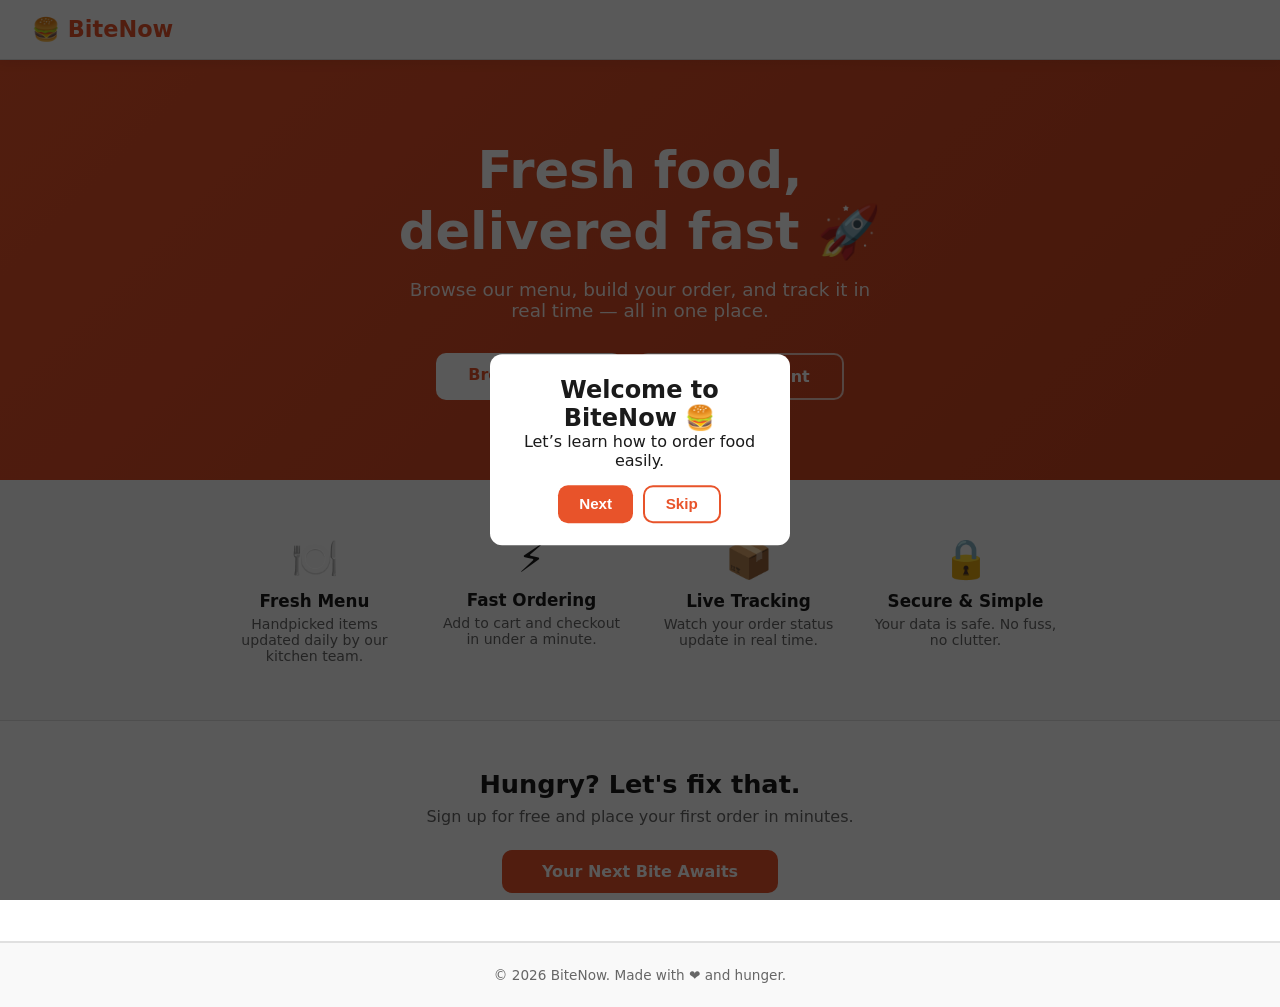
<file: frontend/index.html>
<!DOCTYPE html>
<html lang="en">
<head>
  <meta charset="UTF-8" />
  <meta name="viewport" content="width=device-width, initial-scale=1.0" />
  <title>BiteNow — Order Fresh Food</title>
  <link rel="icon" href="favicon.svg" type="image/svg+xml"/>
  <link rel="stylesheet" href="css/style.css" />
  <style>
    /* ── Hero ───────────────────────────────────────────── */
    .hero {
      background: linear-gradient(135deg, #e8532a 0%, #c94420 100%);
      color: #fff;
      padding: 5rem 2rem;
      text-align: center;
    }
    .hero h1 {
      font-size: clamp(2rem, 5vw, 3.2rem);
      font-weight: 800;
      margin-bottom: 1rem;
      line-height: 1.2;
    }
    .hero p {
      font-size: 1.15rem;
      opacity: 0.92;
      max-width: 480px;
      margin: 0 auto 2rem;
    }
    .hero-btns { display: flex; gap: 1rem; justify-content: center; flex-wrap: wrap; }
    .btn-white {
      background: #fff;
      color: var(--primary);
      font-weight: 700;
      padding: 0.75rem 2rem;
      border-radius: var(--radius);
      border: none;
      cursor: pointer;
      font-size: 1rem;
      transition: opacity 0.15s;
      text-decoration: none;
      display: inline-block;
    }
    .btn-white:hover { opacity: 0.9; text-decoration: none; }
    .btn-ghost {
      background: transparent;
      color: #fff;
      border: 2px solid rgba(255,255,255,0.7);
      font-weight: 700;
      padding: 0.75rem 2rem;
      border-radius: var(--radius);
      cursor: pointer;
      font-size: 1rem;
      transition: background 0.15s;
      text-decoration: none;
      display: inline-block;
    }
    .btn-ghost:hover { background: rgba(255,255,255,0.15); text-decoration: none; }

    /* ── Features strip ──────────────────────────────────── */
    .features {
      display: flex;
      justify-content: center;
      flex-wrap: wrap;
      gap: 2rem;
      padding: 3.5rem 2rem;
      max-width: 900px;
      margin: 0 auto;
    }
    .feature {
      text-align: center;
      flex: 1;
      min-width: 180px;
    }
    .feature-icon { font-size: 2.4rem; margin-bottom: 0.6rem; }
    .feature h3 { font-size: 1.05rem; margin-bottom: 0.3rem; }
    .feature p  { font-size: 0.88rem; color: var(--muted); }

    /* ── CTA banner ──────────────────────────────────────── */
    .cta-banner {
      background: var(--surface);
      border-top: 1px solid var(--border);
      border-bottom: 1px solid var(--border);
      padding: 3rem 2rem;
      text-align: center;
    }
    .cta-banner h2 { font-size: 1.6rem; margin-bottom: 0.5rem; }
    .cta-banner p  { color: var(--muted); margin-bottom: 1.5rem; }

    /* ── Footer ──────────────────────────────────────────── */
    footer {
      text-align: center;
      padding: 1.5rem;
      font-size: 0.85rem;
      color: var(--muted);
      border-top: 1px solid var(--border);
    }
    
/* full screen dark overlay */
.tutorial-overlay {
  position: fixed;
  inset: 0;
  background: rgba(0,0,0,0.65);
  z-index: 9998;
}

/* popup box */
.tutorial-box {
  position: fixed;
  top: 50%;
  left: 50%;
  transform: translate(-50%, -50%);
  background: white;
  padding: 22px;
  width: 300px;
  border-radius: 12px;
  z-index: 9999;
  text-align: center;
}

.tutorial-actions {
  margin-top: 15px;
  display: flex;
  justify-content: center;
  gap: 10px;
}

.hidden {
  display: none;
}

/* spotlight effect */
.spotlight {
  position: relative;
  z-index: 10000;
  box-shadow: 0 0 0 4px #ff4d2d, 0 0 20px rgba(255,77,45,0.6);
  border-radius: 8px;
  transition: all 0.3s ease;
}
  </style>
</head>
<body>

  <!-- ── Navbar ─────────────────────────────────────────── -->
  <header class="navbar">
    <a href="index.html" class="logo">🍔 BiteNow</a>
    <nav id="nav-links">
      <!-- Filled by JS based on login state -->
    </nav>
  </header>

  <!-- ── Hero ───────────────────────────────────────────── -->
  <section class="hero">
    <h1>Fresh food,<br>delivered fast 🚀</h1>
    <p>Browse our menu, build your order, and track it in real time — all in one place.</p>
    <div class="hero-btns">
      <a href="menu.html" class="btn-white">Browse Menu</a>
      <a href="signup.html" class="btn-ghost" id="hero-signup-btn">Create Account</a>
    </div>
  </section>

  <!-- ── Features ───────────────────────────────────────── -->
  <section class="features">
    <div class="feature">
      <div class="feature-icon">🍽️</div>
      <h3>Fresh Menu</h3>
      <p>Handpicked items updated daily by our kitchen team.</p>
    </div>
    <div class="feature">
      <div class="feature-icon">⚡</div>
      <h3>Fast Ordering</h3>
      <p>Add to cart and checkout in under a minute.</p>
    </div>
    <div class="feature">
      <div class="feature-icon">📦</div>
      <h3>Live Tracking</h3>
      <p>Watch your order status update in real time.</p>
    </div>
    <div class="feature">
      <div class="feature-icon">🔒</div>
      <h3>Secure & Simple</h3>
      <p>Your data is safe. No fuss, no clutter.</p>
    </div>
  </section>

  <!-- ── CTA ────────────────────────────────────────────── -->
  <section class="cta-banner">
    <h2>Hungry? Let's fix that.</h2>
    <p>Sign up for free and place your first order in minutes.</p>
    <a href="menu.html" class="btn btn-primary" style="padding: 0.75rem 2.5rem; font-size: 1rem;">
      Your Next Bite Awaits
    </a>
  </section>

  <footer>
    &copy; 2026 BiteNow. Made with ❤️ and hunger.
  </footer>
  <!-- ── Guided Tutor Overlay ───────────────────────────── -->
<div id="tutorial-overlay" class="tutorial-overlay hidden"></div>

<div id="tutorial-box" class="tutorial-box hidden">
  <h2 id="tutorial-title">Welcome 👋</h2>
  <p id="tutorial-text">Let’s explore BiteNow together</p>

  <div class="tutorial-actions">
    <button onclick="nextStep()" class="btn btn-primary">Next</button>
    <button onclick="closeTutorial()" class="btn btn-outline">Skip</button>
  </div>
</div>
<div id="tutorial-overlay" class="tutorial-overlay hidden"></div>

<div id="tutorial-box" class="tutorial-box hidden">
  <h2 id="tutorial-title"></h2>
  <p id="tutorial-text"></p>

  <button onclick="nextStep()">Next</button>
  <button onclick="closeTutorial()">Skip</button>
</div>
  <!-- ── Scripts ─────────────────────────────────────────── -->
  <script src="js/api.js"></script>
  <script src="js/auth.js"></script>
  <script src="js/cart.js"></script>
  <script src="js/navbar.js"></script>
  <script src="js/tutorial.js"></script>
</body>
</html>
</file>
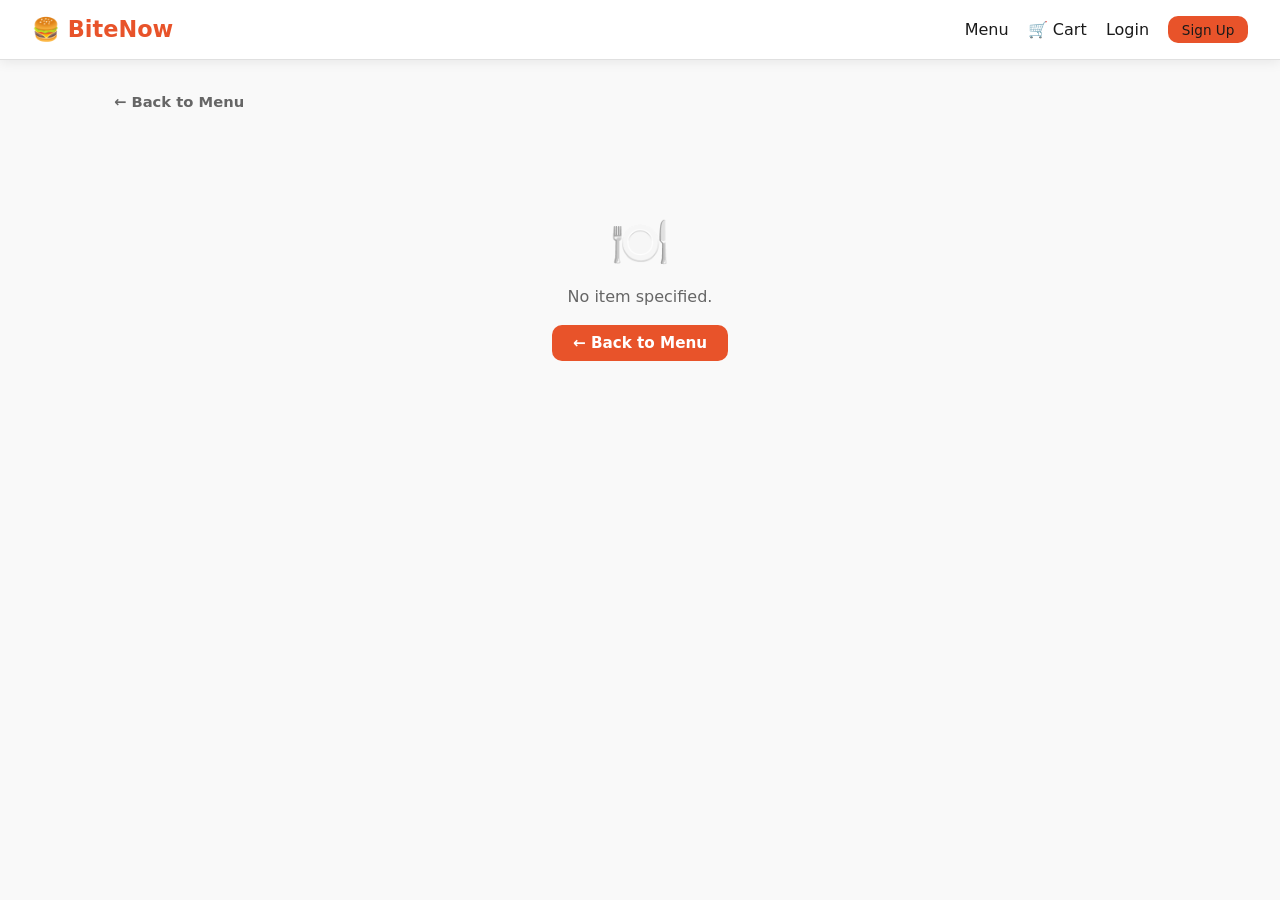
<file: frontend/item.html>
<!DOCTYPE html>
<html lang="en">
<head>
  <meta charset="UTF-8" />
  <meta name="viewport" content="width=device-width, initial-scale=1.0" />
  <title>BiteNow — Item</title>
  <link rel="icon" href="favicon.svg" type="image/svg+xml"/>
  <link rel="stylesheet" href="css/style.css" />
  <link rel="stylesheet" href="css/item.css" />
</head>
<body>

  <!-- ── Navbar ─────────────────────────────────────────── -->
  <header class="navbar">
    <a href="index.html" class="logo">🍔 BiteNow</a>
    <nav id="nav-links"></nav>
  </header>

  <!-- ── Page ───────────────────────────────────────────── -->
  <main class="page">

    <!-- Back link -->
    <a href="menu.html" class="back-link">← Back to Menu</a>

    <!-- Content injected by JS -->
    <div id="item-container">
      <div class="spinner"></div>
    </div>

  </main>

  <!-- ── Toast ──────────────────────────────────────────── -->
  <div class="toast" id="toast"></div>

  <script src="js/api.js"></script>
  <script src="js/auth.js"></script>
  <script src="js/cart.js"></script>
  <script src="js/navbar.js"></script>
  <script src="js/item.js"></script>
</body>
</html>
</file>
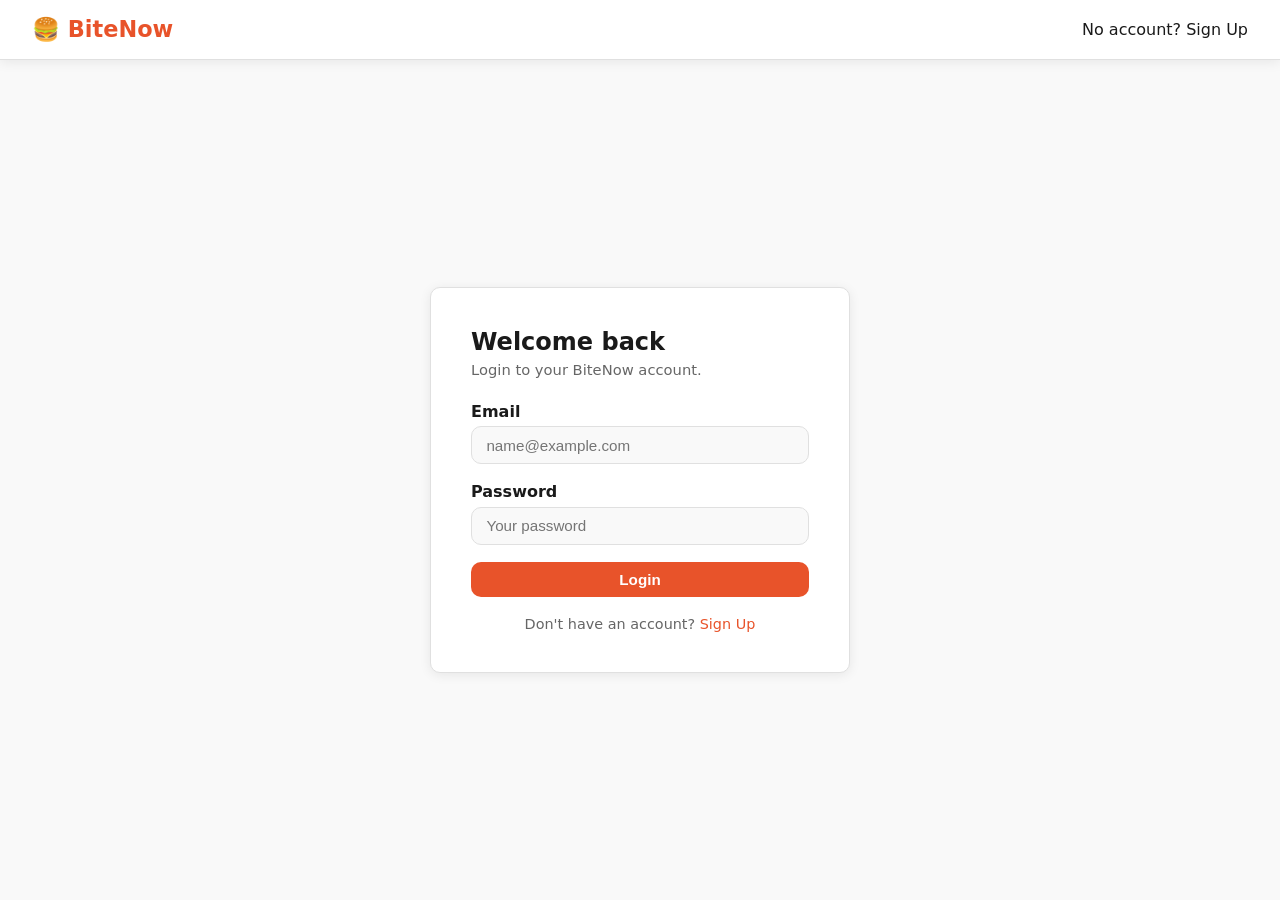
<file: frontend/login.html>
<!DOCTYPE html>
<html lang="en">
<head>
  <meta charset="UTF-8" />
  <meta name="viewport" content="width=device-width, initial-scale=1.0" />
  <title>BiteNow — Login</title>
  <link rel="icon" href="favicon.svg" type="image/svg+xml"/>
  <link rel="stylesheet" href="css/style.css" />
</head>
<body>

  <!-- ── Navbar ─────────────────────────────────────────── -->
  <header class="navbar">
    <a href="index.html" class="logo">🍔 BiteNow</a>
    <nav>
      <a href="signup.html">No account? Sign Up</a>
    </nav>
  </header>

  <!-- ── Login Form ─────────────────────────────────────── -->
  <div class="auth-wrapper">
    <div class="auth-card">
      <h1>Welcome back</h1>
      <p class="subtitle">Login to your BiteNow account.</p>

      <div class="alert alert-error"   id="error-msg"></div>
      <div class="alert alert-success" id="success-msg"></div>

      <div class="form-group">
        <label for="email">Email</label>
        <input type="email" id="email" placeholder="name@example.com" autocomplete="email" />
      </div>

      <div class="form-group">
        <label for="password">Password</label>
        <input type="password" id="password" placeholder="Your password" autocomplete="current-password" />
      </div>

      <button class="btn btn-primary" style="width:100%" id="login-btn" onclick="handleLogin()">
        Login
      </button>

      <p style="text-align:center; margin-top:1.2rem; font-size:0.9rem; color:var(--muted)">
        Don't have an account? <a href="signup.html">Sign Up</a>
      </p>
    </div>
  </div>

  <script src="js/api.js"></script>
  <script src="js/auth.js"></script>
  <script src="js/navbar.js"></script>
  <script src="js/login.js"></script>
</body>
</html>
</file>
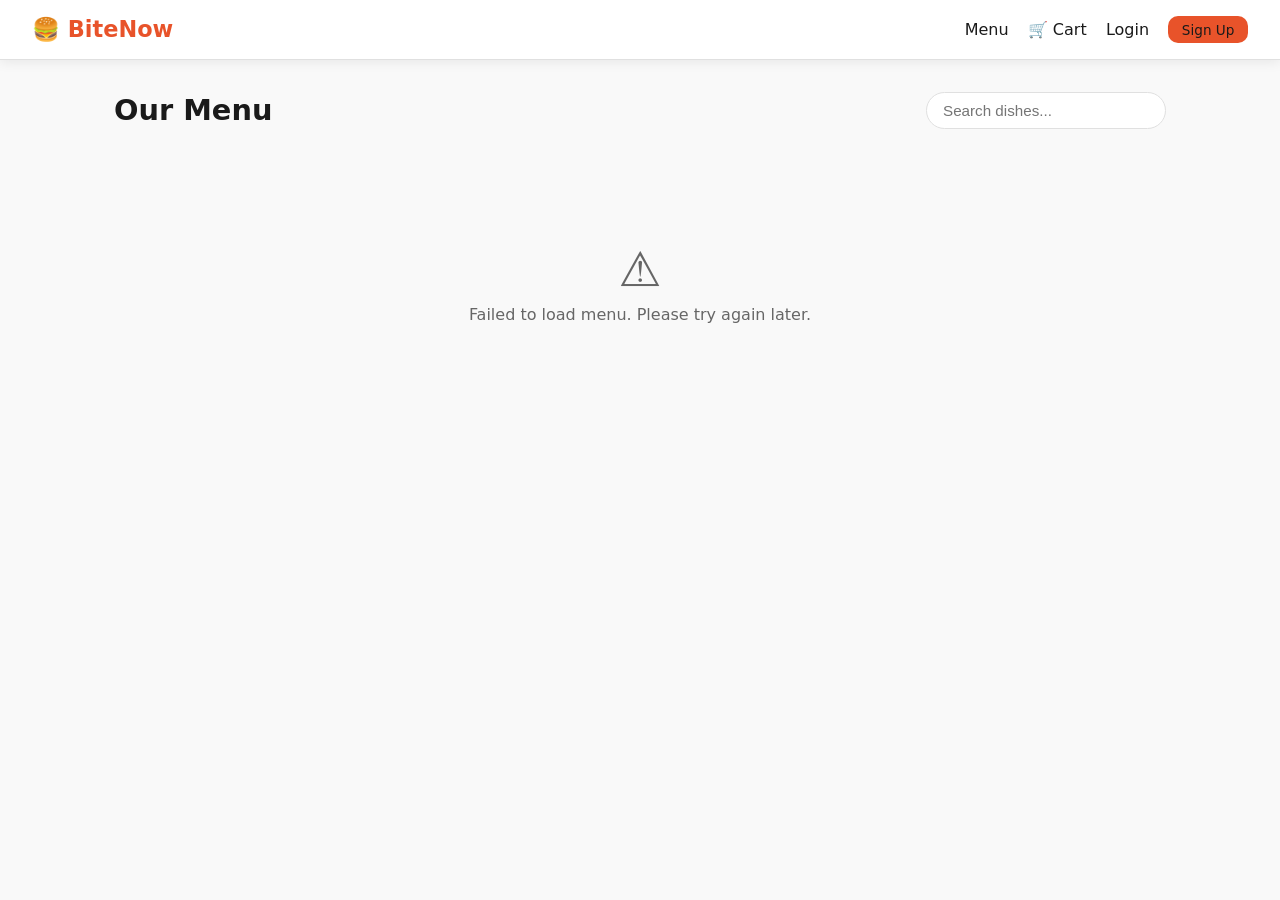
<file: frontend/menu.html>
<!DOCTYPE html>
<html lang="en">
<head>
  <meta charset="UTF-8" />
  <meta name="viewport" content="width=device-width, initial-scale=1.0" />
  <title>BiteNow — Menu</title>
  <link rel="icon" href="favicon.svg" type="image/svg+xml"/>
  <link rel="stylesheet" href="css/style.css" />
  <link rel="stylesheet" href="css/menu.css" />
</head>
<body>

  <!-- ── Navbar ─────────────────────────────────────────── -->
  <header class="navbar">
    <a href="index.html" class="logo">🍔 BiteNow</a>
    <nav id="nav-links"></nav>
  </header>

  <!-- ── Page ───────────────────────────────────────────── -->
  <main class="page">
    <div class="menu-header">
      <h1 class="page-title">Our Menu</h1>

      <!-- Search -->
      <div class="search-wrap">
        <input
          type="text"
          id="search-input"
          placeholder="Search dishes..."
          oninput="applyFilters()"
        />
      </div>
    </div>

    <!-- Category filter pills -->
    <div class="category-pills" id="category-pills">
      <div class="spinner"></div>
    </div>

    <!-- Menu grid -->
    <div id="menu-grid">
      <div class="spinner"></div>
    </div>
  </main>

  <!-- ── Toast notification ──────────────────────────────── -->
  <div class="toast" id="toast"></div>

  <script src="js/api.js"></script>
  <script src="js/auth.js"></script>
  <script src="js/cart.js"></script>
  <script src="js/navbar.js"></script>
  <script src="js/menu.js"></script>
</body>
</html>
</file>
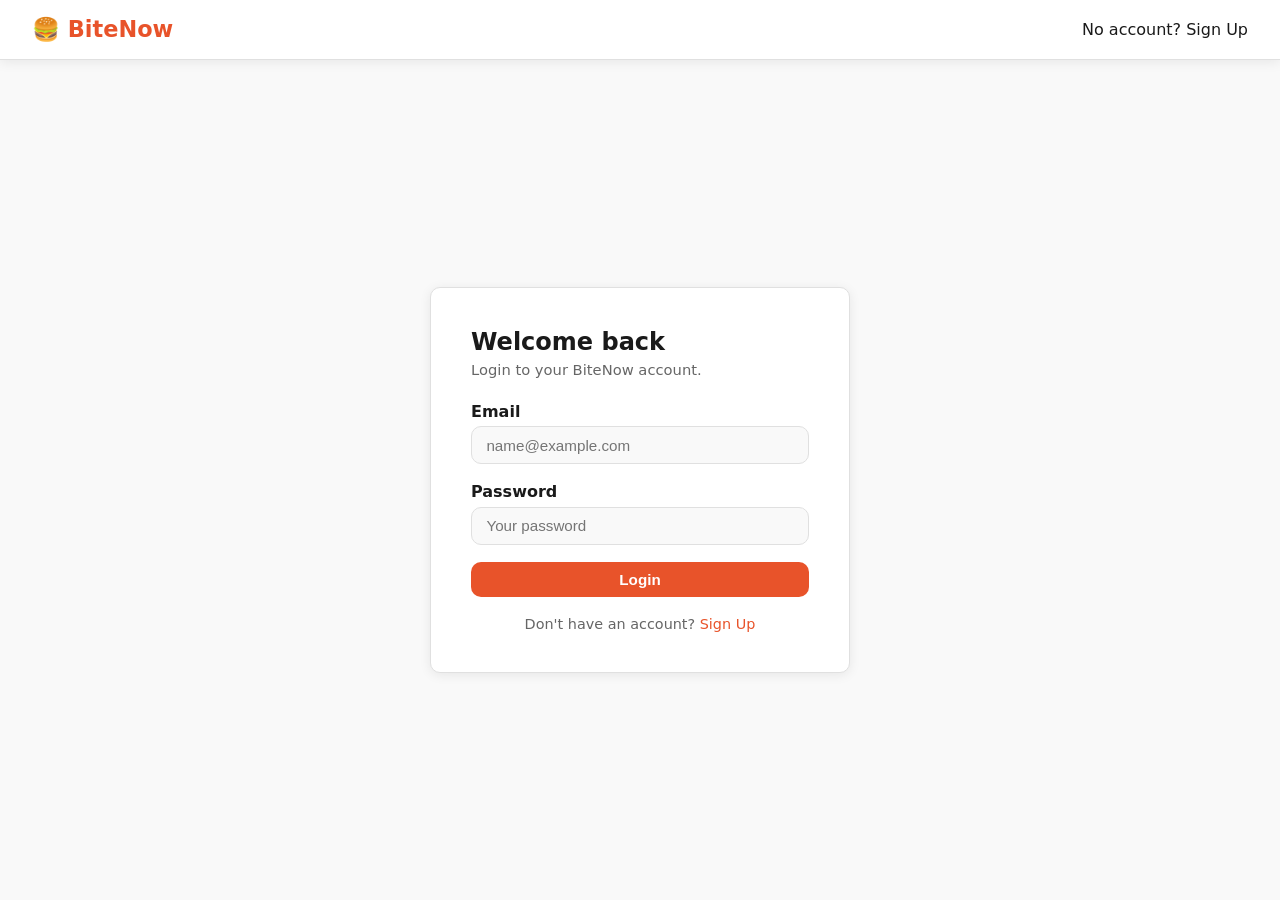
<file: frontend/orders.html>
<!DOCTYPE html>
<html lang="en">
<head>
  <meta charset="UTF-8" />
  <meta name="viewport" content="width=device-width, initial-scale=1.0"/>
  <title>BiteNow — My Orders</title>
  <link rel="icon" href="favicon.svg" type="image/svg+xml"/>
  <link rel="stylesheet" href="css/style.css"/>
  <link rel="stylesheet" href="css/orders.css"/>
  <style>
    .contact-bar {
      position: fixed;
      bottom: 0; left: 0; right: 0;
      z-index: 900;
      background: rgba(30, 20, 15, 0.85);
      backdrop-filter: blur(10px);
      -webkit-backdrop-filter: blur(10px);
      border-top: 1px solid rgba(255,255,255,0.08);
      padding: 10px 1.5rem;
      display: flex;
      align-items: center;
      justify-content: center;
      gap: 10px;
      flex-wrap: wrap;
    }
    .contact-bar__label {
      font-size: 0.75rem;
      font-weight: 600;
      color: rgba(255,255,255,0.6);
      white-space: nowrap;
    }
    .contact-bar__btn {
      display: inline-flex;
      align-items: center;
      gap: 7px;
      padding: 7px 15px;
      border-radius: 100px;
      text-decoration: none;
      font-size: 0.8rem;
      font-weight: 700;
      font-family: inherit;
      white-space: nowrap;
      transition: opacity 0.15s;
      border: none;
      cursor: pointer;
    }
    .contact-bar__btn--wa {
      background: #25D366;
      color: #fff;
      box-shadow: 0 2px 8px rgba(37,211,102,0.35);
    }
    .contact-bar__btn--wa:hover { opacity: 0.85; }
    .contact-bar__btn--call {
      background: rgba(255,255,255,0.12);
      color: #fff;
      border: 1px solid rgba(255,255,255,0.25);
    }
    .contact-bar__btn--call:hover { background: rgba(255,255,255,0.2); }

    /* push page content above the bar */
    body { padding-bottom: 62px; }
  </style>
</head>
<body>

  <!-- ── Navbar ─────────────────────────────────────────── -->
  <header class="navbar">
    <a href="index.html" class="logo">🍔 BiteNow</a>
    <nav id="nav-links"></nav>
  </header>

  <!-- ── Page ───────────────────────────────────────────── -->
  <main class="page">
    <div class="orders-header">
      <h1 class="page-title">My Orders</h1>
      <button class="btn btn-outline btn-sm" onclick="loadOrders()">
        ⟳ Refresh
      </button>
    </div>

    <!-- Orders list injected here -->
    <div id="orders-container">
      <div class="spinner"></div>
    </div>
  </main>

  <!-- ── Fixed contact bar ──────────────────────────────── -->
  <div class="contact-bar">
    <span class="contact-bar__label">Need help with your order?</span>

    <a href="https://wa.me/96103819412" target="_blank" rel="noopener" class="contact-bar__btn contact-bar__btn--wa">
      <svg width="14" height="14" viewBox="0 0 24 24" fill="currentColor">
        <path d="M12.04 2C6.58 2 2.13 6.45 2.13 11.91c0 1.75.46 3.38 1.26 4.79L2 22l5.45-1.43a9.86 9.86 0 0 0 4.59 1.14c5.46 0 9.91-4.45 9.91-9.91S17.5 2 12.04 2Zm5.52 14.15c-.23.65-1.33 1.24-1.84 1.32-.47.07-1.07.1-1.72-.11a15.7 15.7 0 0 1-1.56-.58c-2.73-1.18-4.51-3.93-4.65-4.12-.13-.18-1.1-1.46-1.1-2.79 0-1.32.69-1.97 1-2.24.28-.25.6-.31.8-.31l.58.01c.19 0 .44-.07.69.52.26.62.87 2.12.95 2.28.08.15.13.33.03.53-.1.2-.15.32-.3.5l-.45.52c-.15.15-.3.32-.13.62.17.3.76 1.25 1.63 2.02 1.12.99 2.06 1.3 2.36 1.44.3.14.47.12.64-.07.18-.2.75-.87.95-1.17.2-.3.4-.25.67-.15.27.1 1.73.82 2.03.96.3.15.5.22.57.34.07.13.07.74-.16 1.39Z"/>
      </svg>
      WhatsApp us
    </a>

    <a href="tel:+96103819412" class="contact-bar__btn contact-bar__btn--call">
      📞 +961 03 819 412
    </a>
  </div>

  <!-- ── Toast ──────────────────────────────────────────── -->
  <div class="toast" id="toast"></div>

  <script src="js/api.js"></script>
  <script src="js/auth.js"></script>
  <script src="js/cart.js"></script>
  <script src="js/navbar.js"></script>
  <script src="js/orders.js"></script>
</body>
</html>
</file>
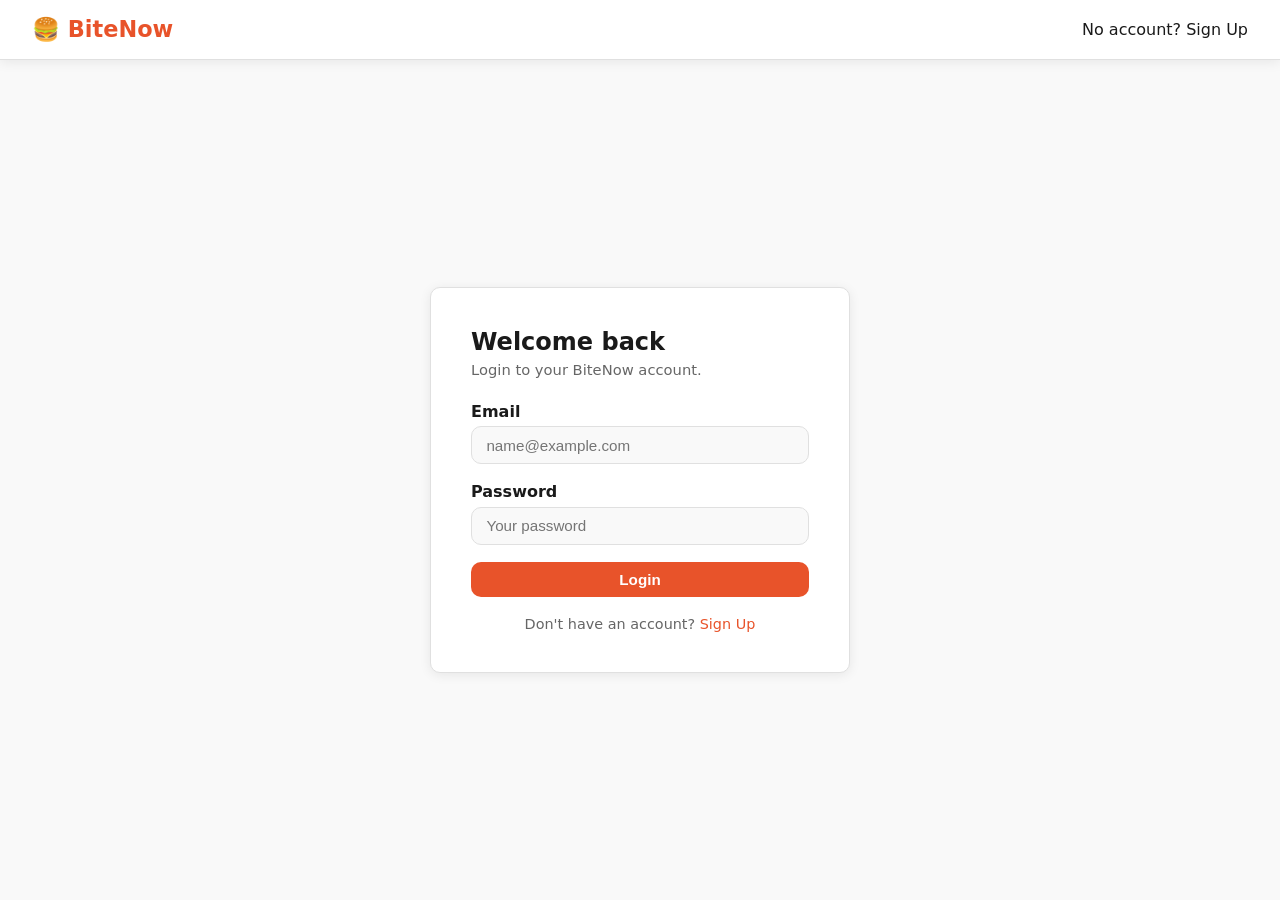
<file: frontend/admin/clients.html>
<!DOCTYPE html>
<html lang="en">
<head>
  <meta charset="UTF-8"/>
  <meta name="viewport" content="width=device-width, initial-scale=1.0"/>
  <title>BiteNow Admin — Clients</title>
  <link rel="icon" href="../favicon.svg" type="image/svg+xml"/>
  <link rel="stylesheet" href="../css/style.css"/>
  <link rel="stylesheet" href="css/admin.css"/>
</head>
<body>

  <!-- ── Top Navbar ─────────────────────────────────────── -->
  <header class="navbar">
    <a href="dashboard.html" class="logo">⚙️ BiteNow Admin</a>
    <nav id="nav-links"></nav>
  </header>

  <!-- ── Admin Layout ───────────────────────────────────── -->
  <div class="admin-layout">

    <!-- Sidebar -->
    <aside class="sidebar">
      <div class="sidebar-title">Main</div>
      <a href="dashboard.html">📊 Dashboard</a>
      <a href="menu-manage.html">🍽️ Menu Items</a>

      <hr class="sidebar-divider"/>

      <div class="sidebar-title">Orders</div>
      <a href="orders.html">📋 All Orders</a>

      <hr class="sidebar-divider"/>

      <div class="sidebar-title">Clients</div>
      <a href="clients.html" class="active">👥 All Clients</a>

      <hr class="sidebar-divider"/>

      <div class="sidebar-title">Account</div>
      <a href="../index.html">🍔 Customer View</a>
      <a href="#" onclick="adminLogout()">🚪 Logout</a>
    </aside>

    <!-- Main content -->
    <main class="admin-main">

      <!-- Page header -->
      <div style="display:flex;align-items:center;
                  justify-content:space-between;margin-bottom:1.5rem">
        <h1 class="page-title" style="margin:0">👥 Clients</h1>
        <button class="btn btn-outline btn-sm" onclick="loadClients()">
          ⟳ Refresh
        </button>
      </div>

      <!-- Search bar -->
      <div style="margin-bottom:1.2rem">
        <input
          type="text"
          id="search-input"
          placeholder=" Search by name, email, phone or location…"
          oninput="applySearch()"
          style="
            padding:0.5rem 1rem;
            border:1px solid var(--border);
            border-radius:var(--radius);
            font-size:0.92rem;
            background:var(--surface);
            width:100%;
            max-width:440px;
          "
        />
      </div>

      <!-- Clients table -->
      <div class="section-card">
        <div class="section-card-body">
          <div id="clients-wrap">
            <div class="spinner" style="margin:2rem auto"></div>
          </div>
        </div>
      </div>

    </main>
  </div>

  <!-- ── Address Edit Modal ──────────────────────────────── -->
  <div class="modal-overlay" id="addr-modal">
    <div class="modal" style="max-width:460px">

      <button class="modal-close" onclick="closeAddressModal()">✕</button>

      <h2 style="margin-bottom:0.3rem">📍 Edit Address</h2>
      <p style="color:var(--muted);font-size:0.9rem;margin-bottom:1.2rem">
        Client: <strong id="addr-modal-name"></strong>
      </p>

      <div
        id="addr-error"
        style="
          display:none;
          background:#fde8e8;
          color:#9b1c1c;
          border:1px solid #f5c2c2;
          border-radius:var(--radius);
          padding:0.6rem 1rem;
          font-size:0.875rem;
          margin-bottom:1rem;
        "
      ></div>

      <div class="form-group">
        <label for="addr-input">Home / Delivery Address</label>
        <textarea
          id="addr-input"
          rows="3"
          placeholder="e.g. Building 4, Rue de l'Église, Jounieh, Lebanon"
          style="resize:vertical"
        ></textarea>
        <small style="color:var(--muted);font-size:0.78rem">
          This address will be used for delivery by the restaurant.
        </small>
      </div>

      <div style="display:flex;gap:0.8rem;margin-top:1rem">
        <button
          id="addr-save-btn"
          class="btn btn-primary"
          style="flex:1"
          onclick="saveAddress()"
        >
          Save Address
        </button>
        <button class="btn btn-outline" onclick="closeAddressModal()">
          Cancel
        </button>
      </div>

    </div>
  </div>

  <!-- Toast -->
  <div class="toast" id="toast"></div>

  <script src="../js/api.js"></script>
  <script src="../js/auth.js"></script>
  <script src="js/admin-common.js"></script>
  <script src="js/clients.js"></script>

</body>
</html>
</file>
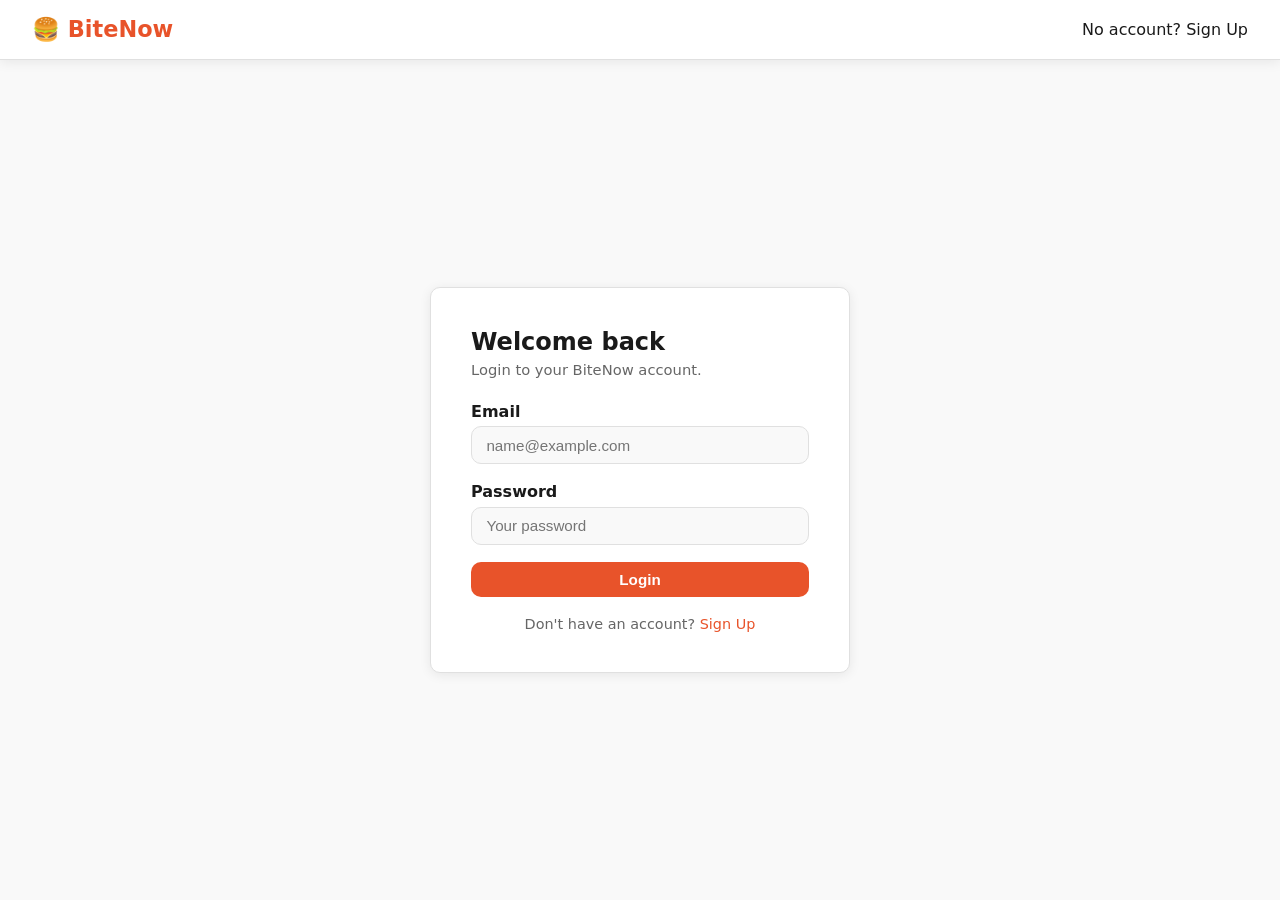
<file: frontend/admin/dashboard.html>
<!DOCTYPE html>
<html lang="en">
<head>
  <meta charset="UTF-8"/>
  <meta name="viewport" content="width=device-width, initial-scale=1.0"/>
  <title>BiteNow Admin — Dashboard</title>
  <link rel="icon" href="../favicon.svg" type="image/svg+xml"/>
  <link rel="stylesheet" href="../css/style.css"/>
  <link rel="stylesheet" href="css/admin.css"/>
</head>
<body>

  <!-- ── Top Navbar ─────────────────────────────────────── -->
  <header class="navbar">
    <a href="dashboard.html" class="logo">⚙️ BiteNow Admin</a>
    <nav id="nav-links"></nav>
  </header>

  <!-- ── Admin Layout ───────────────────────────────────── -->
  <div class="admin-layout">

    <!-- Sidebar -->
    <aside class="sidebar">
      <div class="sidebar-title">Main</div>
      <a href="dashboard.html" class="active">📊 Dashboard</a>
      <a href="menu-manage.html">🍽️ Menu Items</a>
      <hr class="sidebar-divider"/>
      <div class="sidebar-title">Orders</div>
      <a href="orders.html">📋 All Orders</a>
      <hr class="sidebar-divider"/>
      <hr class="sidebar-divider"/>

<div class="sidebar-title">Clients</div>
<a href="clients.html">👥All Clients</a>
<hr class="sidebar-divider"/>
      <div class="sidebar-title">Account</div>
      <a href="../index.html">🍔 Customer View</a>
      <a href="#" onclick="adminLogout()">🚪 Logout</a>
    </aside>

    <!-- Main content -->
    <main class="admin-main">
      <h1 class="page-title">Dashboard</h1>

      <!-- Stat cards -->
      <div class="stats-grid" id="stats-grid">
        <!-- 4 skeleton placeholders while loading -->
        <div class="stat-card"><div class="spinner"></div></div>
        <div class="stat-card"><div class="spinner"></div></div>
        <div class="stat-card"><div class="spinner"></div></div>
        <div class="stat-card"><div class="spinner"></div></div>
      </div>

      <!-- Recent orders table -->
      <div class="section-card">
        <div class="section-card-header">
          <h2>📋 Recent Orders</h2>
          <a href="orders.html" class="btn btn-outline btn-sm">View All</a>
        </div>
        <div class="section-card-body">
          <div id="recent-orders-wrap">
            <div class="spinner" style="margin:2rem auto"></div>
          </div>
        </div>
      </div>

      <!-- Menu summary table -->
      <div class="section-card">
        <div class="section-card-header">
          <h2>🍽️ Menu Overview</h2>
          <a href="menu-manage.html" class="btn btn-outline btn-sm">Manage Menu</a>
        </div>
        <div class="section-card-body">
          <div id="menu-summary-wrap">
            <div class="spinner" style="margin:2rem auto"></div>
          </div>
        </div>
      </div>

    </main>
  </div>

  <!-- Toast -->
  <div class="toast" id="toast"></div>

  <script src="../js/api.js"></script>
  <script src="../js/auth.js"></script>
  <script src="js/admin-common.js"></script>
  <script src="js/dashboard.js"></script>
</body>
</html>
</file>
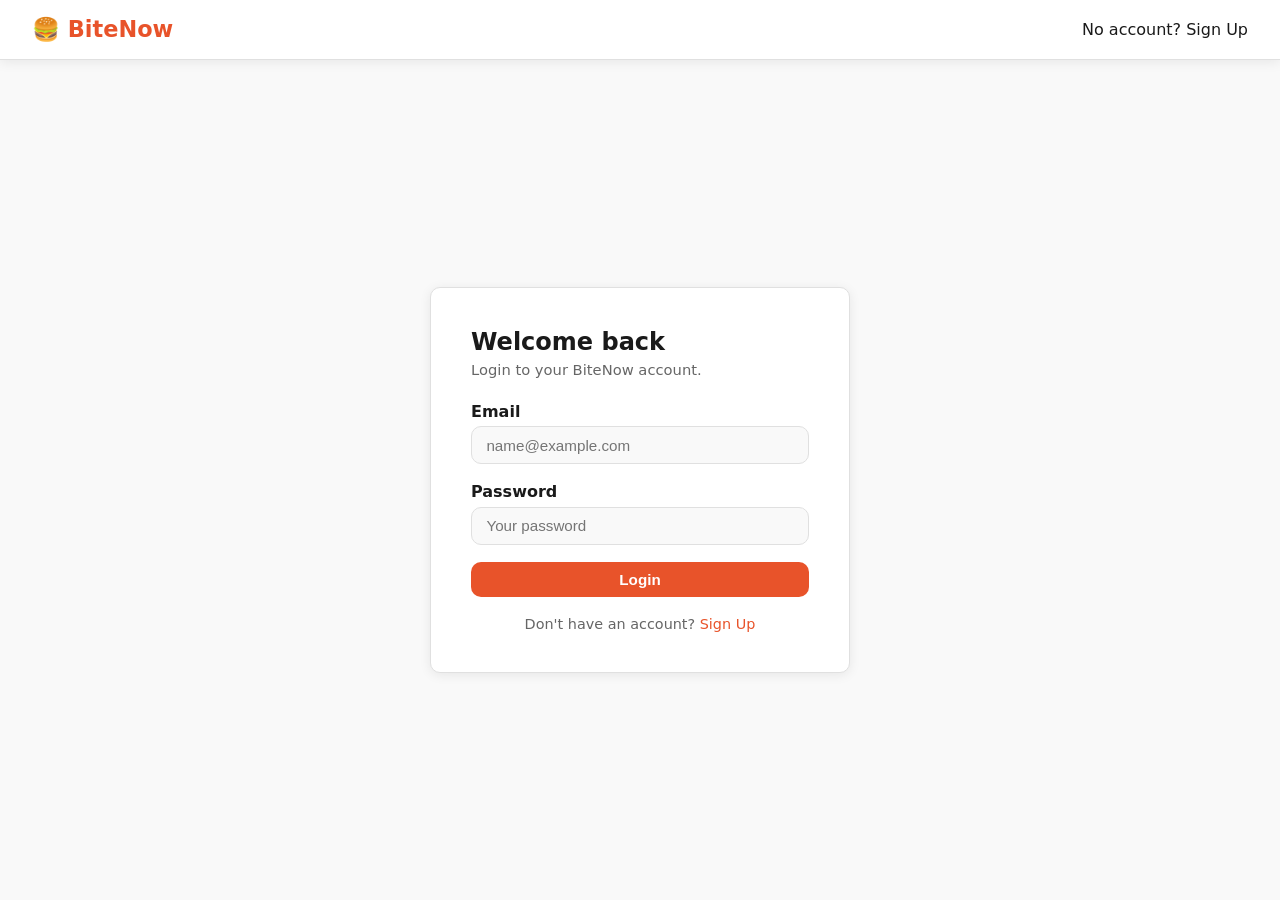
<file: frontend/admin/menu-manage.html>
<!DOCTYPE html>
<html lang="en">
<head>
  <meta charset="UTF-8"/>
  <meta name="viewport" content="width=device-width, initial-scale=1.0"/>
  <title>BiteNow Admin — Menu Items</title>

  <link rel="icon" href="../favicon.svg" type="image/svg+xml"/>
  <link rel="stylesheet" href="../css/style.css"/>
  <link rel="stylesheet" href="css/admin.css"/>
</head>

<body>

  <header class="navbar">
    <a href="dashboard.html" class="logo">⚙️ BiteNow Admin</a>
    <nav id="nav-links"></nav>
  </header>

  <div class="admin-layout">

    <aside class="sidebar">
      <div class="sidebar-title">Main</div>
      <a href="dashboard.html">📊 Dashboard</a>
      <a href="menu-manage.html" class="active">🍽️ Menu Items</a>
       <hr class="sidebar-divider"/>
<div class="sidebar-title">Clients</div>
<a href="clients.html">👥 All Clients</a>
      <hr class="sidebar-divider"/>

      <div class="sidebar-title">Orders</div>
      <a href="orders.html">📋 All Orders</a>

      <hr class="sidebar-divider"/>

      <div class="sidebar-title">Account</div>
      <a href="../index.html">🍔 Customer View</a>
      <a href="#" onclick="adminLogout()">🚪 Logout</a>
    </aside>

    <main class="admin-main">

      <div class="section-card-header" style="
        margin-bottom:1.5rem;
        padding:0;
        display:flex;
        justify-content:space-between;
        align-items:center;
      ">
        <h1 class="page-title" style="margin:0">🍽️ Menu Items</h1>

        <button class="btn btn-primary" style="height:42px" onclick="openAddModal()">
          + Add Item
        </button>
      </div>

      <div style="
        display:flex;
        gap:1rem;
        margin-bottom:1.5rem;
        flex-wrap:wrap;
        align-items:center;
      ">
        <input
          type="text"
          id="filter-search"
          placeholder=" Search items..."
          oninput="applyFilters()"
          style="
            padding:0.5rem 1rem;
            border:1px solid var(--border);
            border-radius:var(--radius);
            font-size:0.92rem;
            background:var(--surface);
            flex:1;
            min-width:180px;
          "
        />

        <select
          id="filter-category"
          onchange="applyFilters()"
          style="
            padding:0.5rem 1rem;
            border:1px solid var(--border);
            border-radius:var(--radius);
            font-size:0.92rem;
            background:var(--surface);
            min-width:150px;
          "
        >
          <option value="">All Categories</option>
        </select>

        <select
          id="filter-availability"
          onchange="applyFilters()"
          style="
            padding:0.5rem 1rem;
            border:1px solid var(--border);
            border-radius:var(--radius);
            font-size:0.92rem;
            background:var(--surface);
          "
        >
          <option value="">All</option>
          <option value="available">Available</option>
          <option value="unavailable">Unavailable</option>
        </select>
      </div>

      <div class="section-card">
        <div class="section-card-body">
          <div id="menu-table-wrap">
            <div class="spinner" style="margin:2rem auto"></div>
          </div>
        </div>
      </div>

    </main>
  </div>

  <div class="modal-overlay" id="item-modal">
    <div class="modal">

      <button class="modal-close" onclick="closeModal()">✕</button>

      <h2 id="modal-title">Add Menu Item</h2>

      <div class="alert alert-error" id="modal-error"></div>

      <div class="form-group">
        <label for="f-name">Name *</label>
        <input type="text" id="f-name" placeholder="e.g. Margherita Pizza"/>
      </div>

      <div class="form-group">
        <label for="f-desc">Description *</label>
        <textarea id="f-desc" placeholder="Brief description..."></textarea>
      </div>

      <div style="display:grid;grid-template-columns:1fr 1fr;gap:1rem">
        <div class="form-group">
          <label for="f-price">Price ($) *</label>
          <input type="number" id="f-price" min="0.01" step="0.01" placeholder="0.00"/>
        </div>

        <div class="form-group">
          <label for="f-category">Category *</label>
          <input type="text" id="f-category" placeholder="e.g. Pizza"/>
        </div>
      </div>

      <div class="form-group">
        <label style="display:flex;align-items:center;gap:0.5rem">
          <input type="checkbox" id="f-available" checked />
          Available
        </label>
      </div>

      <div class="form-group">
        <label for="f-image">
          Image URL
          <span style="font-weight:400;color:var(--muted)">(optional)</span>
        </label>

        <input
          type="url"
          id="f-image"
          placeholder="https://images.unsplash.com/photo-..."
          style="font-size:0.85rem"
        />

        <div id="image-preview-wrap" style="margin-top:0.6rem;display:none">
          <img
            id="image-preview"
            src=""
            alt="Preview"
            style="
              width:100%;
              height:160px;
              object-fit:cover;
              border-radius:var(--radius);
              border:1px solid var(--border);
            "
          />
        </div>
      </div>

      <div style="display:flex;gap:0.8rem;margin-top:1rem">
        <button class="btn btn-primary" style="flex:1" onclick="handleSave()">
          Save Item
        </button>

        <button class="btn btn-outline" onclick="closeModal()">
          Cancel
        </button>
      </div>

    </div>
  </div>

  <div class="toast" id="toast"></div>

  <script src="../js/api.js"></script>
  <script src="../js/auth.js"></script>
  <script src="js/admin-common.js"></script>
  <script src="js/menu-manage.js"></script>

  <script>
    const imageInput = document.getElementById("f-image");

    if (imageInput) {
      imageInput.addEventListener("input", function () {
        const wrap = document.getElementById("image-preview-wrap");
        const img  = document.getElementById("image-preview");
        const url  = this.value.trim();

        if (url) {
          img.src = url;
          img.onload = () => wrap.style.display = "block";
          img.onerror = () => wrap.style.display = "none";
        } else {
          wrap.style.display = "none";
        }
      });
    }
  </script>

</body>
</html>
</file>
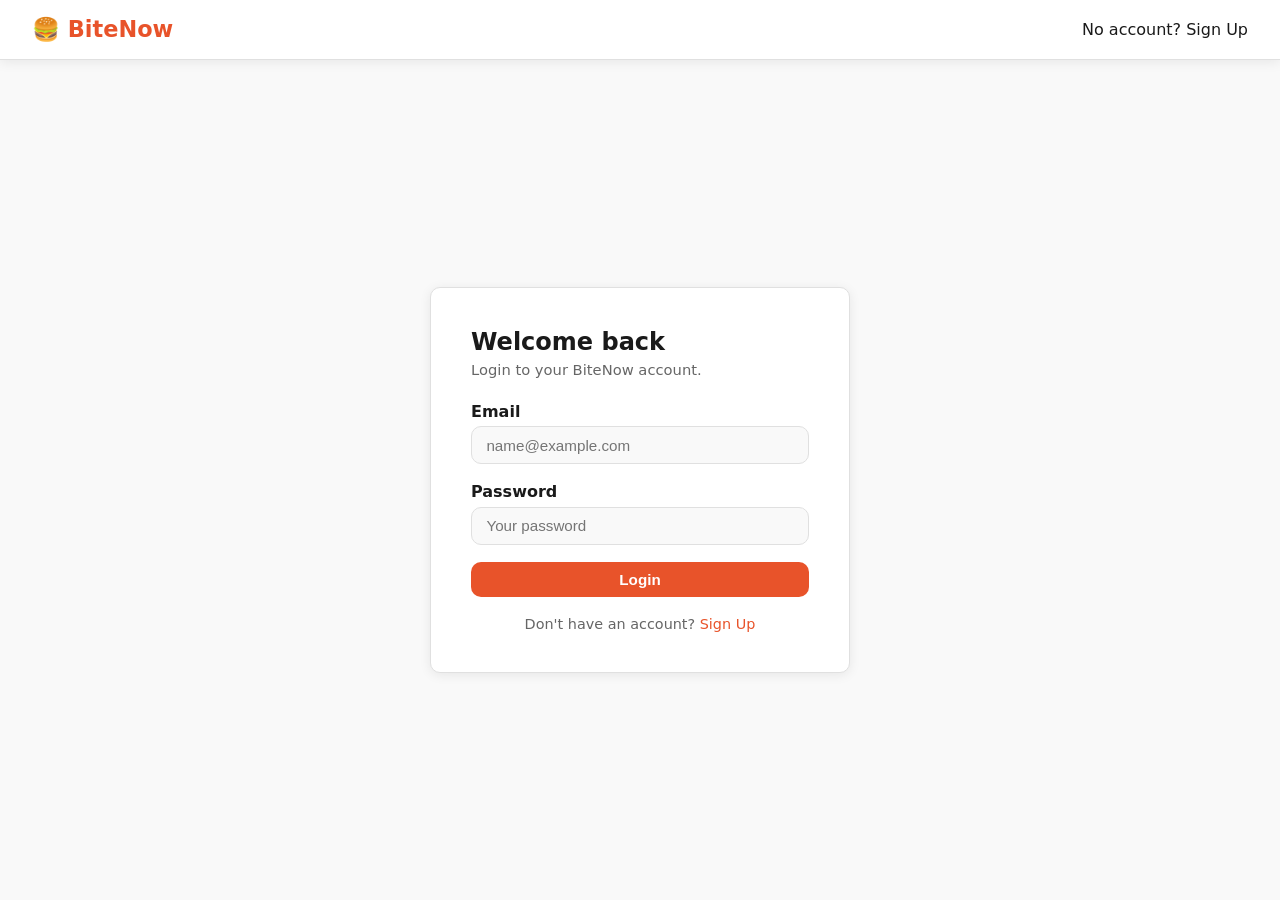
<file: frontend/admin/orders.html>
<!DOCTYPE html>
<html lang="en">
<head>
  <meta charset="UTF-8"/>
  <meta name="viewport" content="width=device-width, initial-scale=1.0"/>
  <title>BiteNow Admin — Orders</title>
  <link rel="icon" href="../favicon.svg" type="image/svg+xml"/>
  <link rel="stylesheet" href="../css/style.css"/>
  <link rel="stylesheet" href="css/admin.css"/>
</head>
<body>

  <!-- ── Top Navbar ─────────────────────────────────────── -->
  <header class="navbar">
    <a href="dashboard.html" class="logo">⚙️ BiteNow Admin</a>
    <nav id="nav-links"></nav>
  </header>

  <!-- ── Admin Layout ───────────────────────────────────── -->
  <div class="admin-layout">

    <!-- Sidebar -->
    <aside class="sidebar">
      <div class="sidebar-title">Main</div>
      <a href="dashboard.html">📊 Dashboard</a>
      <a href="menu-manage.html">🍽️ Menu Items</a>
      <hr class="sidebar-divider"/>
<div class="sidebar-title">Clients</div>
<a href="clients.html">👥 All Clients</a>
      <hr class="sidebar-divider"/>
      <div class="sidebar-title">Orders</div>
      <a href="orders.html" class="active">📋 All Orders</a>
      <hr class="sidebar-divider"/>
      <div class="sidebar-title">Account</div>
      <a href="../index.html">🍔 Customer View</a>
      <a href="#" onclick="adminLogout()">🚪 Logout</a>
    </aside>

    <!-- Main content -->
    <main class="admin-main">

      <!-- Header row -->
      <div style="display:flex;align-items:center;
                  justify-content:space-between;margin-bottom:1.5rem">
        <h1 class="page-title" style="margin:0">📋 All Orders</h1>
        <button class="btn btn-outline btn-sm" onclick="loadOrders()">
          ⟳ Refresh
        </button>
      </div>

      <!-- Status filter pills -->
      <div class="category-pills" id="status-pills"
           style="margin-bottom:1.5rem"></div>

      <!-- Search bar -->
      <div style="margin-bottom:1.2rem">
        <input
          type="text"
          id="search-input"
          placeholder=" Search by order # or customer name..."
          oninput="applyFilters()"
          style="padding:0.5rem 1rem;border:1px solid var(--border);
                 border-radius:var(--radius);font-size:0.92rem;
                 background:var(--surface);width:100%;max-width:400px"
        />
      </div>

      <!-- Orders table -->
      <div class="section-card">
        <div class="section-card-body">
          <div id="orders-wrap">
            <div class="spinner" style="margin:2rem auto"></div>
          </div>
        </div>
      </div>

    </main>
  </div>

  <!-- ── Order Detail Modal ──────────────────────────────── -->
  <div class="modal-overlay" id="detail-modal">
    <div class="modal" style="max-width:560px">
      <button class="modal-close" onclick="closeDetailModal()">✕</button>
      <h2 id="detail-modal-title">Order Details</h2>
      <div id="detail-modal-body">
        <div class="spinner" style="margin:2rem auto"></div>
      </div>
    </div>
  </div>

  <!-- Toast -->
  <div class="toast" id="toast"></div>

  <script src="../js/api.js"></script>
  <script src="../js/auth.js"></script>
  <script src="js/admin-common.js"></script>
  <script src="js/admin-orders.js"></script>
</body>
</html>
</file>
<file: frontend/css/style.css>
/* ─── Reset & Base ──────────────────────────────────────── */
*, *::before, *::after { box-sizing: border-box; margin: 0; padding: 0; }

:root {
  --primary:    #e8532a;   /* BiteNow orange */
  --primary-dk: #c94420;
  --bg:         #f9f9f9;
  --surface:    #ffffff;
  --border:     #e0e0e0;
  --text:       #1a1a1a;
  --muted:      #666666;
  --success:    #2e9e5b;
  --danger:     #d93025;
  --radius:     10px;
  --shadow:     0 2px 12px rgba(0,0,0,0.08);
  --nav-h:      60px;
}

body {
  font-family: 'Segoe UI', system-ui, sans-serif;
  background: var(--bg);
  color: var(--text);
  min-height: 100vh;
}

a { color: var(--primary); text-decoration: none; }
a:hover { text-decoration: underline; }

img { max-width: 100%; display: block; }

/* ─── Navbar ─────────────────────────────────────────────── */
.navbar {
  height: var(--nav-h);
  background: var(--surface);
  border-bottom: 1px solid var(--border);
  display: flex;
  align-items: center;
  justify-content: space-between;
  padding: 0 2rem;
  position: sticky;
  top: 0;
  z-index: 100;
  box-shadow: var(--shadow);
}

.navbar .logo {
  font-size: 1.4rem;
  font-weight: 700;
  color: var(--primary);
  text-decoration: none;
}

.navbar nav { display: flex; align-items: center; gap: 1.2rem; }
.navbar nav a { color: var(--text); font-weight: 500; }
.navbar nav a:hover { color: var(--primary); text-decoration: none; }

.cart-badge {
  background: var(--primary);
  color: #fff;
  border-radius: 99px;
  padding: 2px 8px;
  font-size: 0.78rem;
  font-weight: 700;
  margin-left: 2px;
}

/* ─── Page wrapper ───────────────────────────────────────── */
.page { max-width: 1100px; margin: 0 auto; padding: 2rem 1.5rem; }
.page-title { font-size: 1.8rem; font-weight: 700; margin-bottom: 1.5rem; }

/* ─── Cards ──────────────────────────────────────────────── */
.card {
  background: var(--surface);
  border: 1px solid var(--border);
  border-radius: var(--radius);
  box-shadow: var(--shadow);
  padding: 1.5rem;
}

/* ─── Buttons ────────────────────────────────────────────── */
.btn {
  display: inline-block;
  padding: 0.55rem 1.3rem;
  border-radius: var(--radius);
  border: none;
  font-size: 0.95rem;
  font-weight: 600;
  cursor: pointer;
  transition: background 0.15s, opacity 0.15s;
  text-align: center;
}

.btn-primary  { background: var(--primary); color: #fff; }
.btn-primary:hover  { background: var(--primary-dk); }
.btn-danger   { background: var(--danger);  color: #fff; }
.btn-danger:hover   { opacity: 0.85; }
.btn-outline  { background: transparent; border: 2px solid var(--primary); color: var(--primary); }
.btn-outline:hover  { background: var(--primary); color: #fff; }
.btn-sm { padding: 0.35rem 0.85rem; font-size: 0.85rem; }
.btn:disabled { opacity: 0.5; cursor: not-allowed; }

/* ─── Forms ──────────────────────────────────────────────── */
.form-group { margin-bottom: 1.1rem; }
.form-group label { display: block; font-weight: 600; margin-bottom: 0.35rem; }
.form-group input,
.form-group select,
.form-group textarea {
  width: 100%;
  padding: 0.6rem 0.9rem;
  border: 1px solid var(--border);
  border-radius: var(--radius);
  font-size: 0.95rem;
  background: var(--bg);
  color: var(--text);
  transition: border-color 0.15s;
}
.form-group input:focus,
.form-group select:focus,
.form-group textarea:focus {
  outline: none;
  border-color: var(--primary);
}
.form-group textarea { resize: vertical; min-height: 80px; }

/* ─── Auth card (login / signup) ─────────────────────────── */
.auth-wrapper {
  min-height: calc(100vh - var(--nav-h));
  display: flex;
  align-items: center;
  justify-content: center;
  padding: 2rem;
}
.auth-card {
  background: var(--surface);
  border: 1px solid var(--border);
  border-radius: var(--radius);
  box-shadow: var(--shadow);
  padding: 2.5rem;
  width: 100%;
  max-width: 420px;
}
.auth-card h1 { font-size: 1.5rem; margin-bottom: 0.3rem; }
.auth-card .subtitle { color: var(--muted); margin-bottom: 1.5rem; font-size: 0.92rem; }

/* ─── Alert messages ─────────────────────────────────────── */
.alert {
  padding: 0.7rem 1rem;
  border-radius: var(--radius);
  margin-bottom: 1rem;
  font-size: 0.92rem;
  display: none;
}
.alert.show { display: block; }
.alert-error   { background: #fde8e8; color: var(--danger); border: 1px solid #f5c6c6; }
.alert-success { background: #e6f4ee; color: var(--success); border: 1px solid #b7dfca; }

/* ─── Grid layouts ───────────────────────────────────────── */
.grid-3 { display: grid; grid-template-columns: repeat(auto-fill, minmax(280px, 1fr)); gap: 1.5rem; }
.grid-2 { display: grid; grid-template-columns: repeat(auto-fill, minmax(360px, 1fr)); gap: 1.5rem; }

/* ─── Status badges ──────────────────────────────────────── */
.badge {
  display: inline-block;
  padding: 3px 10px;
  border-radius: 99px;
  font-size: 0.78rem;
  font-weight: 700;
  text-transform: uppercase;
  letter-spacing: 0.03em;
}
.badge-pending   { background: #fff3cd; color: #856404; }
.badge-confirmed { background: #cce5ff; color: #004085; }
.badge-preparing { background: #fff0d4; color: #8a5700; }
.badge-ready     { background: #d4edda; color: #155724; }
.badge-delivered { background: #d1ecf1; color: #0c5460; }
.badge-cancelled { background: #f8d7da; color: var(--danger); }

/* ─── Table ──────────────────────────────────────────────── */
.table-wrap { overflow-x: auto; }
table { width: 100%; border-collapse: collapse; }
th, td { padding: 0.75rem 1rem; text-align: left; border-bottom: 1px solid var(--border); }
th { font-weight: 700; background: var(--bg); font-size: 0.85rem; text-transform: uppercase; letter-spacing: 0.04em; color: var(--muted); }
tr:last-child td { border-bottom: none; }
tr:hover td { background: #fafafa; }

/* ─── Spinner ────────────────────────────────────────────── */
.spinner {
  width: 36px; height: 36px;
  border: 4px solid var(--border);
  border-top-color: var(--primary);
  border-radius: 50%;
  animation: spin 0.7s linear infinite;
  margin: 3rem auto;
}
@keyframes spin { to { transform: rotate(360deg); } }

/* ─── Empty state ────────────────────────────────────────── */
.empty { text-align: center; padding: 4rem 1rem; color: var(--muted); }
.empty-icon { font-size: 3rem; margin-bottom: 0.5rem; }

/* ─── Responsive ─────────────────────────────────────────── */
@media (max-width: 600px) {
  .navbar { padding: 0 1rem; }
  .page   { padding: 1.5rem 1rem; }
  .auth-card { padding: 1.8rem 1.2rem; }
}

/* ── Smooth page transitions ─────────────────────────────── */
body { animation: fadeIn 0.18s ease; }
@keyframes fadeIn { from { opacity: 0; } to { opacity: 1; } }

/* ── Better focus ring for accessibility ─────────────────── */
:focus-visible {
  outline: 2px solid var(--primary);
  outline-offset: 2px;
}

/* ── Pill active state fix for admin status pills ────────── */
.pill { user-select: none; }

/* ── Scrollbar styling (webkit) ──────────────────────────── */
::-webkit-scrollbar       { width: 6px; height: 6px; }
::-webkit-scrollbar-track { background: var(--bg); }
::-webkit-scrollbar-thumb {
  background: var(--border);
  border-radius: 99px;
}
::-webkit-scrollbar-thumb:hover { background: var(--muted); }

/* ── Button click feel ───────────────────────────────────── */
.btn:active { transform: scale(0.97); }

/* ── Card link hover feel ────────────────────────────────── */
.menu-card { transition: transform 0.15s, box-shadow 0.15s; }
</file>
<file: frontend/css/item.css>
/* ── Back link ───────────────────────────────────────────── */
.back-link {
  display: inline-block;
  margin-bottom: 1.5rem;
  color: var(--muted);
  font-size: 0.92rem;
  font-weight: 600;
  transition: color 0.15s;
}
.back-link:hover {
  color: var(--primary);
  text-decoration: none;
}

/* ── Two-column layout ───────────────────────────────────── */
.item-layout {
  display: grid;
  grid-template-columns: 1fr 1fr;
  gap: 2.5rem;
  align-items: start;
}

/* ── Left: image panel ───────────────────────────────────── */
.item-visual {
  border-radius: 16px;
  border: 1px solid var(--border);
  height: 400px;
  overflow: hidden;
  box-shadow: 0 4px 24px rgba(0,0,0,0.10);
  background: #f0f0f0;
  position: relative;
}
.item-visual img {
  width: 100%;
  height: 100%;
  object-fit: cover;
  display: block;
  transition: transform 0.4s ease;
}
.item-visual:hover img {
  transform: scale(1.04);
}
.item-visual-fallback {
  width: 100%;
  height: 100%;
  display: flex;
  align-items: center;
  justify-content: center;
  background: linear-gradient(135deg, #fff3ee, #ffe0d5);
  font-size: 8rem;
}

/* ── Right: details panel ────────────────────────────────── */
.item-details {
  display: flex;
  flex-direction: column;
  gap: 1rem;
}

.item-category {
  font-size: 0.8rem;
  font-weight: 700;
  text-transform: uppercase;
  letter-spacing: 0.06em;
  color: var(--primary);
}

.item-name {
  font-size: 2rem;
  font-weight: 800;
  line-height: 1.2;
  color: var(--text);
}

.item-description {
  font-size: 1rem;
  color: var(--muted);
  line-height: 1.7;
}

.item-price {
  font-size: 1.9rem;
  font-weight: 800;
  color: var(--text);
}

/* ── Availability tag ────────────────────────────────────── */
.tag-available   {
  color: var(--success);
  font-weight: 700;
  font-size: 0.9rem;
}
.tag-unavailable {
  color: var(--danger);
  font-weight: 700;
  font-size: 0.9rem;
}

/* ── Divider ─────────────────────────────────────────────── */
.item-divider {
  border: none;
  border-top: 1px solid var(--border);
  margin: 0.2rem 0;
}

/* ── Quantity stepper ────────────────────────────────────── */
.add-row {
  display: flex;
  align-items: center;
  gap: 1rem;
  flex-wrap: wrap;
}

.qty-stepper {
  display: flex;
  align-items: center;
  border: 2px solid var(--border);
  border-radius: var(--radius);
  overflow: hidden;
}
.qty-stepper button {
  width: 40px;
  height: 40px;
  border: none;
  background: var(--bg);
  font-size: 1.2rem;
  font-weight: 700;
  cursor: pointer;
  color: var(--text);
  transition: background 0.15s;
}
.qty-stepper button:hover { background: var(--border); }
.qty-stepper span {
  width: 44px;
  text-align: center;
  font-size: 1rem;
  font-weight: 700;
  border-left: 2px solid var(--border);
  border-right: 2px solid var(--border);
  line-height: 40px;
}

/* ── Add to cart button ──────────────────────────────────── */
.btn-add-cart {
  flex: 1;
  padding: 0.75rem 1.5rem;
  font-size: 1rem;
  font-weight: 700;
  background: var(--primary);
  color: #fff;
  border: none;
  border-radius: var(--radius);
  cursor: pointer;
  transition: background 0.15s, transform 0.1s;
}
.btn-add-cart:hover  { background: var(--primary-dk); }
.btn-add-cart:active { transform: scale(0.97); }
.btn-add-cart:disabled {
  background: var(--border);
  color: var(--muted);
  cursor: not-allowed;
}

/* ── Toast ───────────────────────────────────────────────── */
.toast {
  position: fixed;
  bottom: 1.8rem;
  left: 50%;
  transform: translateX(-50%) translateY(20px);
  background: #1a1a1a;
  color: #fff;
  padding: 0.7rem 1.5rem;
  border-radius: 99px;
  font-size: 0.92rem;
  font-weight: 500;
  opacity: 0;
  pointer-events: none;
  transition: opacity 0.25s, transform 0.25s;
  white-space: nowrap;
  z-index: 999;
}
.toast.show {
  opacity: 1;
  transform: translateX(-50%) translateY(0);
}

/* ── Error state ─────────────────────────────────────────── */
.item-error {
  text-align: center;
  padding: 5rem 1rem;
  color: var(--muted);
}
.item-error-icon { font-size: 3rem; margin-bottom: 1rem; }

/* ── Responsive ──────────────────────────────────────────── */
@media (max-width: 700px) {
  .item-layout {
    grid-template-columns: 1fr;
  }
  .item-visual {
    height: 260px;
    border-radius: 12px;
  }
  .item-visual-fallback { font-size: 5rem; }
  .item-name  { font-size: 1.5rem; }
  .item-price { font-size: 1.4rem; }
}
</file>
<file: frontend/css/menu.css>
/* ── Menu header row ─────────────────────────────────────── */
.menu-header {
  display: flex;
  align-items: center;
  justify-content: space-between;
  flex-wrap: wrap;
  gap: 1rem;
  margin-bottom: 1.2rem;
}
.menu-header .page-title { margin-bottom: 0; }

/* ── Search ──────────────────────────────────────────────── */
.search-wrap input {
  padding: 0.55rem 1rem;
  border: 1px solid var(--border);
  border-radius: 99px;
  font-size: 0.95rem;
  width: 240px;
  background: var(--surface);
  color: var(--text);
  transition: border-color 0.15s;
}
.search-wrap input:focus {
  outline: none;
  border-color: var(--primary);
}

/* ── Category pills ──────────────────────────────────────── */
.category-pills {
  display: flex;
  flex-wrap: wrap;
  gap: 0.6rem;
  margin-bottom: 1.8rem;
}
.pill {
  padding: 0.4rem 1.1rem;
  border-radius: 99px;
  border: 2px solid var(--border);
  background: var(--surface);
  color: var(--text);
  font-size: 0.88rem;
  font-weight: 600;
  cursor: pointer;
  transition: all 0.15s;
}
.pill:hover { border-color: var(--primary); color: var(--primary); }
.pill.active {
  background: var(--primary);
  border-color: var(--primary);
  color: #fff;
}

/* ── Menu card grid ──────────────────────────────────────── */
.menu-grid {
  display: grid;
  grid-template-columns: repeat(auto-fill, minmax(270px, 1fr));
  gap: 1.5rem;
}

/* ── Individual card ─────────────────────────────────────── */
.menu-card {
  background: var(--surface);
  border: 1px solid var(--border);
  border-radius: var(--radius);
  box-shadow: var(--shadow);
  overflow: hidden;
  display: flex;
  flex-direction: column;
  transition: transform 0.15s, box-shadow 0.15s;
  cursor: pointer;
}
.menu-card:hover {
  transform: translateY(-3px);
  box-shadow: 0 6px 20px rgba(0,0,0,0.11);
}

/* Emoji placeholder image area */
.card-thumb {
  background: linear-gradient(135deg, #fff3ee, #ffe0d5);
  height: 140px;
  display: flex;
  align-items: center;
  justify-content: center;
  font-size: 4rem;
  flex-shrink: 0;
}

.card-body {
  padding: 1rem 1.1rem;
  display: flex;
  flex-direction: column;
  flex: 1;
}

.card-category {
  font-size: 0.75rem;
  font-weight: 700;
  text-transform: uppercase;
  letter-spacing: 0.05em;
  color: var(--primary);
  margin-bottom: 0.3rem;
}

.card-name {
  font-size: 1.05rem;
  font-weight: 700;
  margin-bottom: 0.35rem;
  color: var(--text);
}

.card-desc {
  font-size: 0.85rem;
  color: var(--muted);
  line-height: 1.5;
  flex: 1;
  /* Clamp to 2 lines */
  display: -webkit-box;
  -webkit-line-clamp: 2;
  -webkit-box-orient: vertical;
  overflow: hidden;
}

.card-footer {
  display: flex;
  align-items: center;
  justify-content: space-between;
  margin-top: 1rem;
  padding-top: 0.75rem;
  border-top: 1px solid var(--border);
}

.card-price {
  font-size: 1.15rem;
  font-weight: 800;
  color: var(--text);
}

.btn-add {
  background: var(--primary);
  color: #fff;
  border: none;
  border-radius: var(--radius);
  padding: 0.42rem 1rem;
  font-size: 0.88rem;
  font-weight: 700;
  cursor: pointer;
  transition: background 0.15s, transform 0.1s;
}
.btn-add:hover  { background: var(--primary-dk); }
.btn-add:active { transform: scale(0.95); }

/* ── Toast ───────────────────────────────────────────────── */
.toast {
  position: fixed;
  bottom: 1.8rem;
  left: 50%;
  transform: translateX(-50%) translateY(20px);
  background: #1a1a1a;
  color: #fff;
  padding: 0.7rem 1.5rem;
  border-radius: 99px;
  font-size: 0.92rem;
  font-weight: 500;
  opacity: 0;
  pointer-events: none;
  transition: opacity 0.25s, transform 0.25s;
  white-space: nowrap;
  z-index: 999;
}
.toast.show {
  opacity: 1;
  transform: translateX(-50%) translateY(0);
}

/* ── No results ──────────────────────────────────────────── */
.no-results {
  grid-column: 1 / -1;
  text-align: center;
  padding: 4rem 1rem;
  color: var(--muted);
}
.no-results-icon { font-size: 3rem; margin-bottom: 0.5rem; }

/* ── Responsive ──────────────────────────────────────────── */
@media (max-width: 600px) {
  .menu-header { flex-direction: column; align-items: flex-start; }
  .search-wrap input { width: 100%; }
}
</file>
<file: frontend/css/orders.css>
/* ── Page header row ─────────────────────────────────────── */
.orders-header {
  display: flex;
  align-items: center;
  justify-content: space-between;
  margin-bottom: 1.5rem;
}
.orders-header .page-title { margin-bottom: 0; }

/* ── Order card ──────────────────────────────────────────── */
.order-card {
  background: var(--surface);
  border: 1px solid var(--border);
  border-radius: var(--radius);
  box-shadow: var(--shadow);
  margin-bottom: 1.1rem;
  overflow: hidden;
  transition: box-shadow 0.15s;
}
.order-card:hover { box-shadow: 0 4px 18px rgba(0,0,0,0.10); }

/* ── Card header (always visible) ───────────────────────── */
.order-card-header {
  display: flex;
  align-items: center;
  justify-content: space-between;
  padding: 1.1rem 1.3rem;
  cursor: pointer;
  gap: 1rem;
  flex-wrap: wrap;
}
.order-card-header:hover { background: #fafafa; }

.order-meta { display: flex; flex-direction: column; gap: 0.2rem; }

.order-id {
  font-weight: 700;
  font-size: 1rem;
}

.order-date {
  font-size: 0.82rem;
  color: var(--muted);
}

.order-card-right {
  display: flex;
  align-items: center;
  gap: 1rem;
  flex-wrap: wrap;
}

.order-total {
  font-size: 1.05rem;
  font-weight: 800;
}

.order-items-count {
  font-size: 0.85rem;
  color: var(--muted);
  white-space: nowrap;
}

.order-chevron {
  font-size: 0.85rem;
  color: var(--muted);
  transition: transform 0.2s;
  flex-shrink: 0;
}
.order-chevron.open { transform: rotate(180deg); }

/* ── Expandable detail body ──────────────────────────────── */
.order-card-body {
  display: none;
  border-top: 1px solid var(--border);
  padding: 1.1rem 1.3rem;
  background: var(--bg);
}
.order-card-body.open { display: block; }

/* Item rows inside expanded card */
.order-item-row {
  display: flex;
  justify-content: space-between;
  align-items: center;
  padding: 0.5rem 0;
  border-bottom: 1px solid var(--border);
  font-size: 0.92rem;
  gap: 1rem;
}
.order-item-row:last-of-type { border-bottom: none; }

.order-item-name { font-weight: 600; flex: 1; }
.order-item-qty  { color: var(--muted); white-space: nowrap; }
.order-item-line { font-weight: 700; white-space: nowrap; }

/* Notes row */
.order-notes {
  margin-top: 0.9rem;
  padding: 0.6rem 0.9rem;
  background: var(--surface);
  border: 1px solid var(--border);
  border-radius: var(--radius);
  font-size: 0.88rem;
  color: var(--muted);
}
.order-notes strong { color: var(--text); }

/* Cancel button row */
.order-actions {
  margin-top: 1rem;
  display: flex;
  justify-content: flex-end;
}

/* ── Status badge colours ────────────────────────────────── */
/* (reuses .badge + .badge-* from style.css) */

/* ── Empty state ─────────────────────────────────────────── */
.orders-empty {
  text-align: center;
  padding: 5rem 1rem;
  color: var(--muted);
}
.orders-empty-icon { font-size: 3.5rem; margin-bottom: 1rem; }
.orders-empty h2   { font-size: 1.3rem; margin-bottom: 0.5rem; color: var(--text); }

/* ── Toast ───────────────────────────────────────────────── */
.toast {
  position: fixed;
  bottom: 1.8rem;
  left: 50%;
  transform: translateX(-50%) translateY(20px);
  background: #1a1a1a;
  color: #fff;
  padding: 0.7rem 1.5rem;
  border-radius: 99px;
  font-size: 0.92rem;
  font-weight: 500;
  opacity: 0;
  pointer-events: none;
  transition: opacity 0.25s, transform 0.25s;
  white-space: nowrap;
  z-index: 999;
}
.toast.show { opacity: 1; transform: translateX(-50%) translateY(0); }

/* ── Responsive ──────────────────────────────────────────── */
@media (max-width: 600px) {
  .order-card-header { flex-direction: column; align-items: flex-start; }
  .order-card-right  { width: 100%; justify-content: space-between; }
}
</file>
<file: frontend/admin/css/admin.css>
/* ── Admin layout ────────────────────────────────────────── */
.admin-layout {
  display: grid;
  grid-template-columns: 220px 1fr;
  min-height: calc(100vh - var(--nav-h));
}

/* ── Sidebar ─────────────────────────────────────────────── */
.sidebar {
  background: #1a1a2e;
  color: #c8c8d8;
  padding: 1.5rem 0;
  position: sticky;
  top: var(--nav-h);
  height: calc(100vh - var(--nav-h));
  overflow-y: auto;
  flex-shrink: 0;
}

.sidebar-title {
  font-size: 0.72rem;
  font-weight: 700;
  text-transform: uppercase;
  letter-spacing: 0.1em;
  color: #666688;
  padding: 0 1.3rem;
  margin-bottom: 0.6rem;
}

.sidebar a {
  display: flex;
  align-items: center;
  gap: 0.7rem;
  padding: 0.7rem 1.3rem;
  color: #c8c8d8;
  font-size: 0.93rem;
  font-weight: 500;
  text-decoration: none;
  border-left: 3px solid transparent;
  transition: background 0.15s, color 0.15s, border-color 0.15s;
}
.sidebar a:hover {
  background: rgba(255,255,255,0.06);
  color: #fff;
  text-decoration: none;
}
.sidebar a.active {
  background: rgba(232,83,42,0.15);
  color: var(--primary);
  border-left-color: var(--primary);
  font-weight: 700;
}

.sidebar-divider {
  border: none;
  border-top: 1px solid #2a2a40;
  margin: 0.8rem 0;
}

/* ── Admin main content ──────────────────────────────────── */
.admin-main { padding: 2rem; background: var(--bg); }
.admin-main .page-title { margin-bottom: 1.5rem; }

/* ── Stat cards row ──────────────────────────────────────── */
.stats-grid {
  display: grid;
  grid-template-columns: repeat(auto-fill, minmax(200px, 1fr));
  gap: 1.2rem;
  margin-bottom: 2rem;
}

.stat-card {
  background: var(--surface);
  border: 1px solid var(--border);
  border-radius: var(--radius);
  box-shadow: var(--shadow);
  padding: 1.3rem 1.5rem;
  display: flex;
  flex-direction: column;
  gap: 0.4rem;
}

.stat-icon  { font-size: 1.8rem; }
.stat-label {
  font-size: 0.78rem;
  font-weight: 700;
  text-transform: uppercase;
  letter-spacing: 0.05em;
  color: var(--muted);
}
.stat-value {
  font-size: 2rem;
  font-weight: 800;
  color: var(--text);
  line-height: 1;
}
.stat-sub {
  font-size: 0.82rem;
  color: var(--muted);
}

/* ── Section card ────────────────────────────────────────── */
.section-card {
  background: var(--surface);
  border: 1px solid var(--border);
  border-radius: var(--radius);
  box-shadow: var(--shadow);
  margin-bottom: 1.5rem;
  overflow: hidden;
}
.section-card-header {
  display: flex;
  align-items: center;
  justify-content: space-between;
  padding: 1rem 1.3rem;
  border-bottom: 1px solid var(--border);
}
.section-card-header h2 {
  font-size: 1rem;
  font-weight: 700;
}
.section-card-body { padding: 0; }

/* ── Admin table tweaks ──────────────────────────────────── */
.admin-table { width: 100%; border-collapse: collapse; }
.admin-table th,
.admin-table td {
  padding: 0.75rem 1rem;
  text-align: left;
  border-bottom: 1px solid var(--border);
  font-size: 0.9rem;
}
.admin-table th {
  font-size: 0.78rem;
  font-weight: 700;
  text-transform: uppercase;
  letter-spacing: 0.04em;
  color: var(--muted);
  background: var(--bg);
}
.admin-table tr:last-child td { border-bottom: none; }
.admin-table tr:hover td { background: #fafafa; }

/* ── Action buttons in table rows ────────────────────────── */
.row-actions { display: flex; gap: 0.5rem; flex-wrap: wrap; }

/* ── Modal overlay ───────────────────────────────────────── */
.modal-overlay {
  display: none;
  position: fixed;
  inset: 0;
  background: rgba(0,0,0,0.45);
  z-index: 200;
  align-items: center;
  justify-content: center;
  padding: 1rem;
}
.modal-overlay.open { display: flex; }

.modal {
  background: var(--surface);
  border-radius: var(--radius);
  box-shadow: 0 8px 40px rgba(0,0,0,0.18);
  width: 100%;
  max-width: 480px;
  max-height: 90vh;
  overflow-y: auto;
  padding: 2rem;
  position: relative;
}
.modal h2  { font-size: 1.2rem; font-weight: 700; margin-bottom: 1.3rem; }
.modal-close {
  position: absolute;
  top: 1rem; right: 1rem;
  background: none; border: none;
  font-size: 1.4rem; cursor: pointer;
  color: var(--muted); line-height: 1;
}
.modal-close:hover { color: var(--danger); }

/* ── Toast ───────────────────────────────────────────────── */
.toast {
  position: fixed;
  bottom: 1.8rem;
  left: 50%;
  transform: translateX(-50%) translateY(20px);
  background: #1a1a1a;
  color: #fff;
  padding: 0.7rem 1.5rem;
  border-radius: 99px;
  font-size: 0.92rem;
  font-weight: 500;
  opacity: 0;
  pointer-events: none;
  transition: opacity 0.25s, transform 0.25s;
  white-space: nowrap;
  z-index: 999;
}
.toast.show { opacity: 1; transform: translateX(-50%) translateY(0); }

/* ── Status select in orders table ──────────────────────── */
.status-select {
  padding: 0.3rem 0.6rem;
  border: 1px solid var(--border);
  border-radius: var(--radius);
  font-size: 0.85rem;
  background: var(--bg);
  color: var(--text);
  cursor: pointer;
}
.status-select:focus { outline: none; border-color: var(--primary); }

/* ── Responsive: collapse sidebar on mobile ──────────────── */
@media (max-width: 750px) {
  .admin-layout { grid-template-columns: 1fr; }

  .sidebar {
    position: static;
    height: auto;
    display: flex;
    flex-wrap: wrap;
    gap: 0;
    padding: 0.5rem;
  }
  .sidebar-title, .sidebar-divider { display: none; }
  .sidebar a {
    border-left: none;
    border-radius: var(--radius);
    padding: 0.5rem 0.9rem;
    font-size: 0.85rem;
  }

  .admin-main { padding: 1.2rem; }
}
</file>
